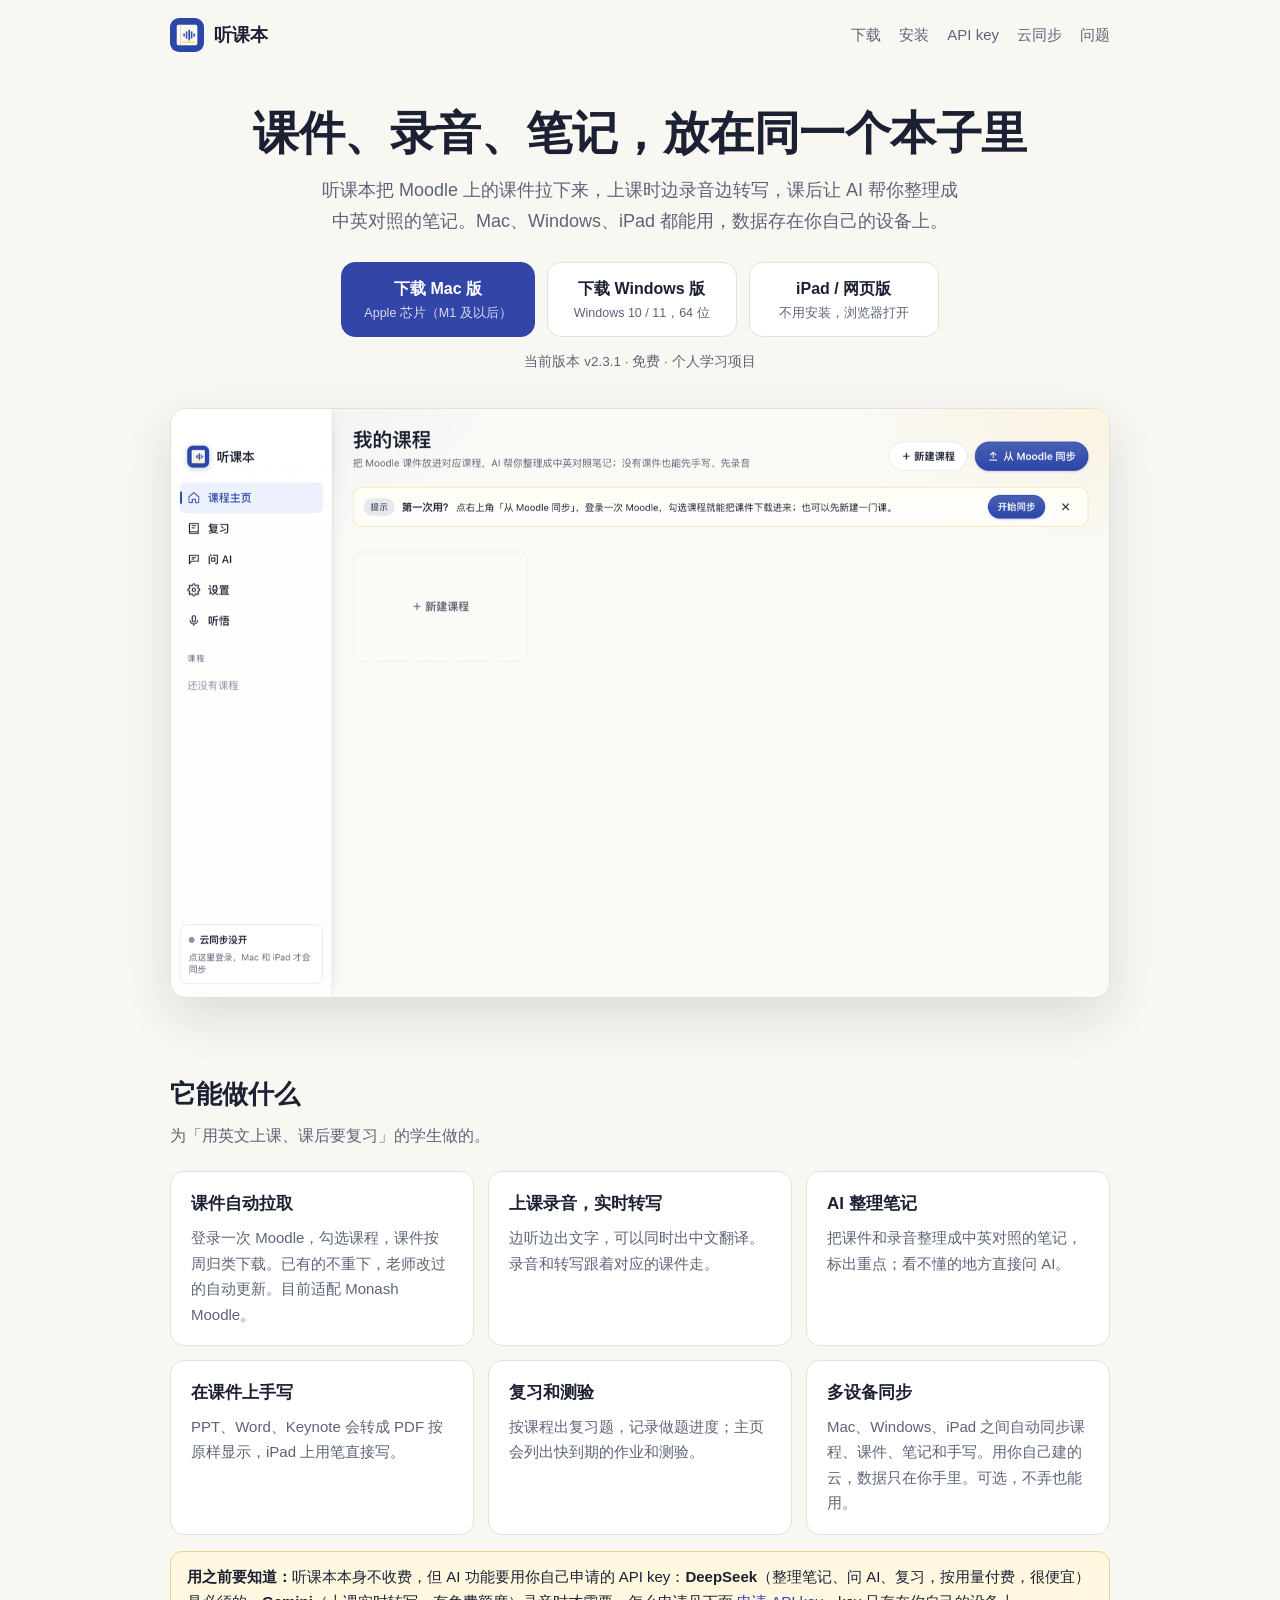
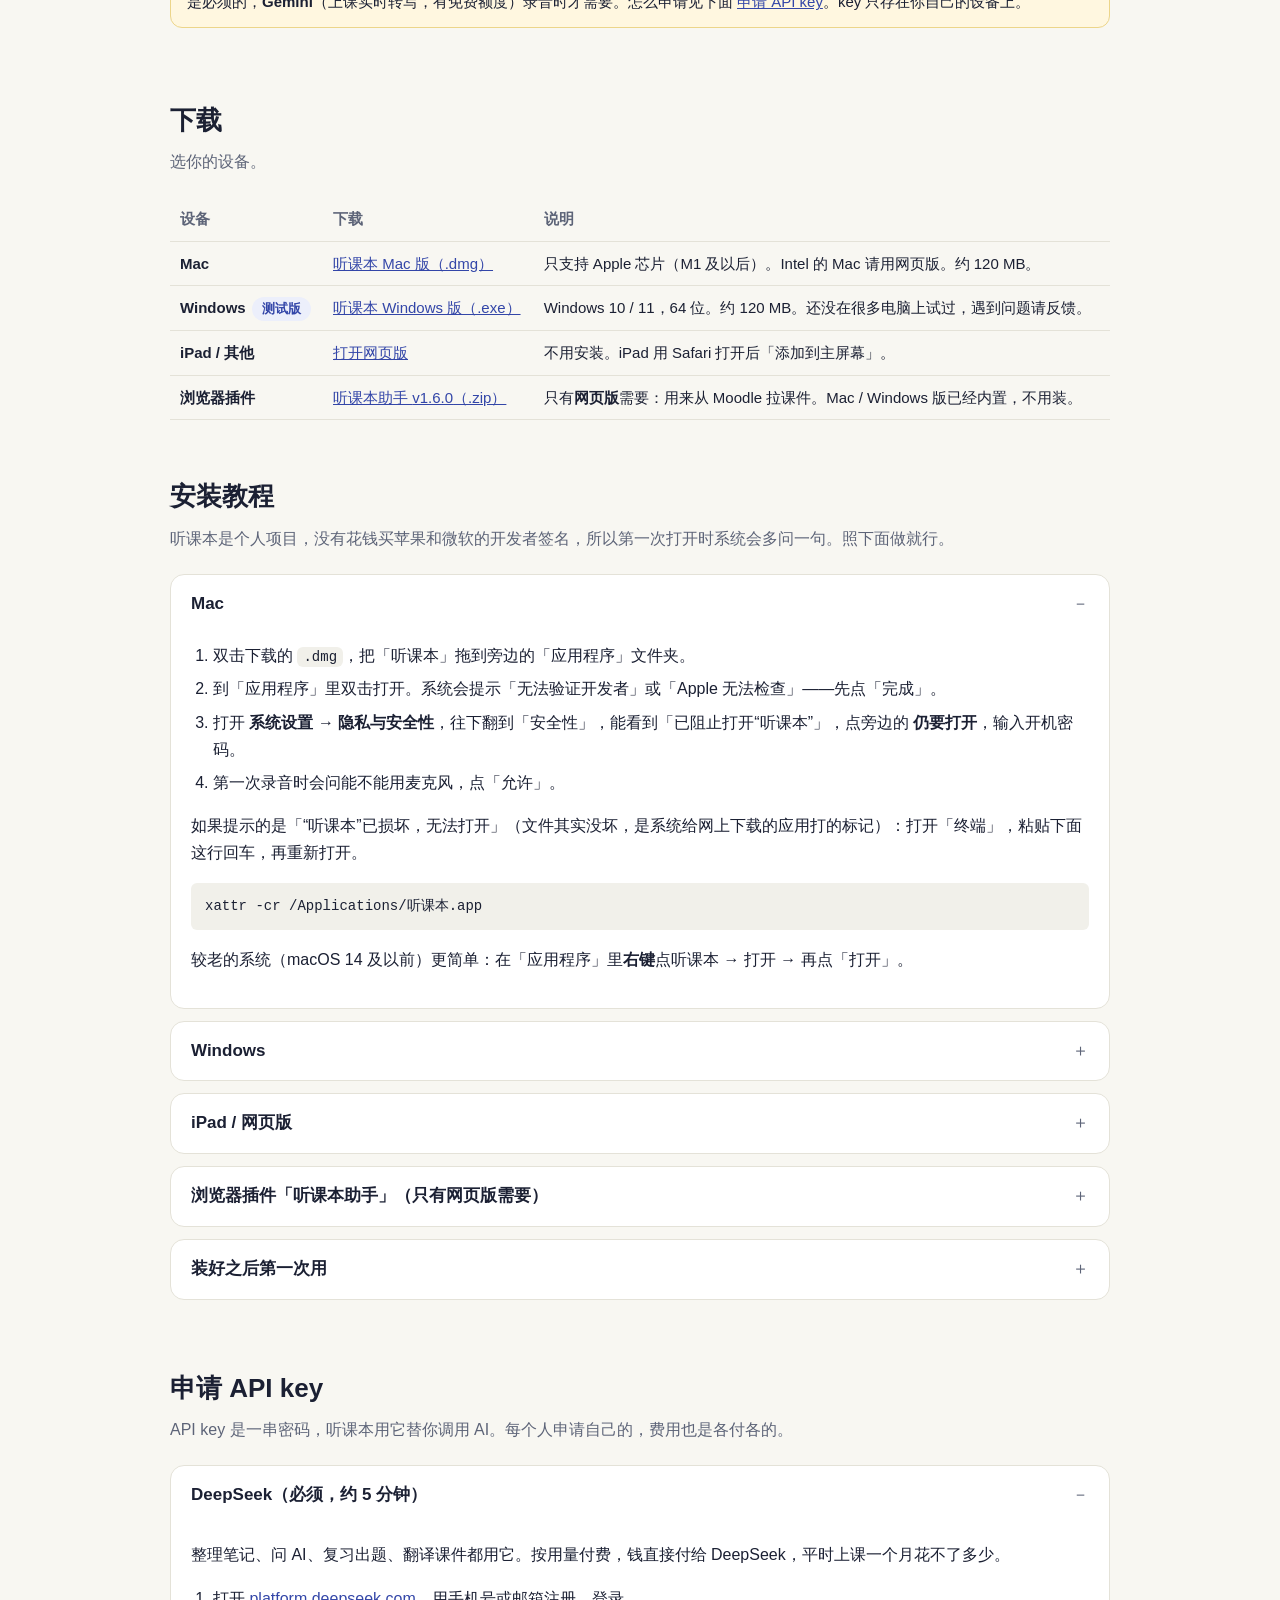
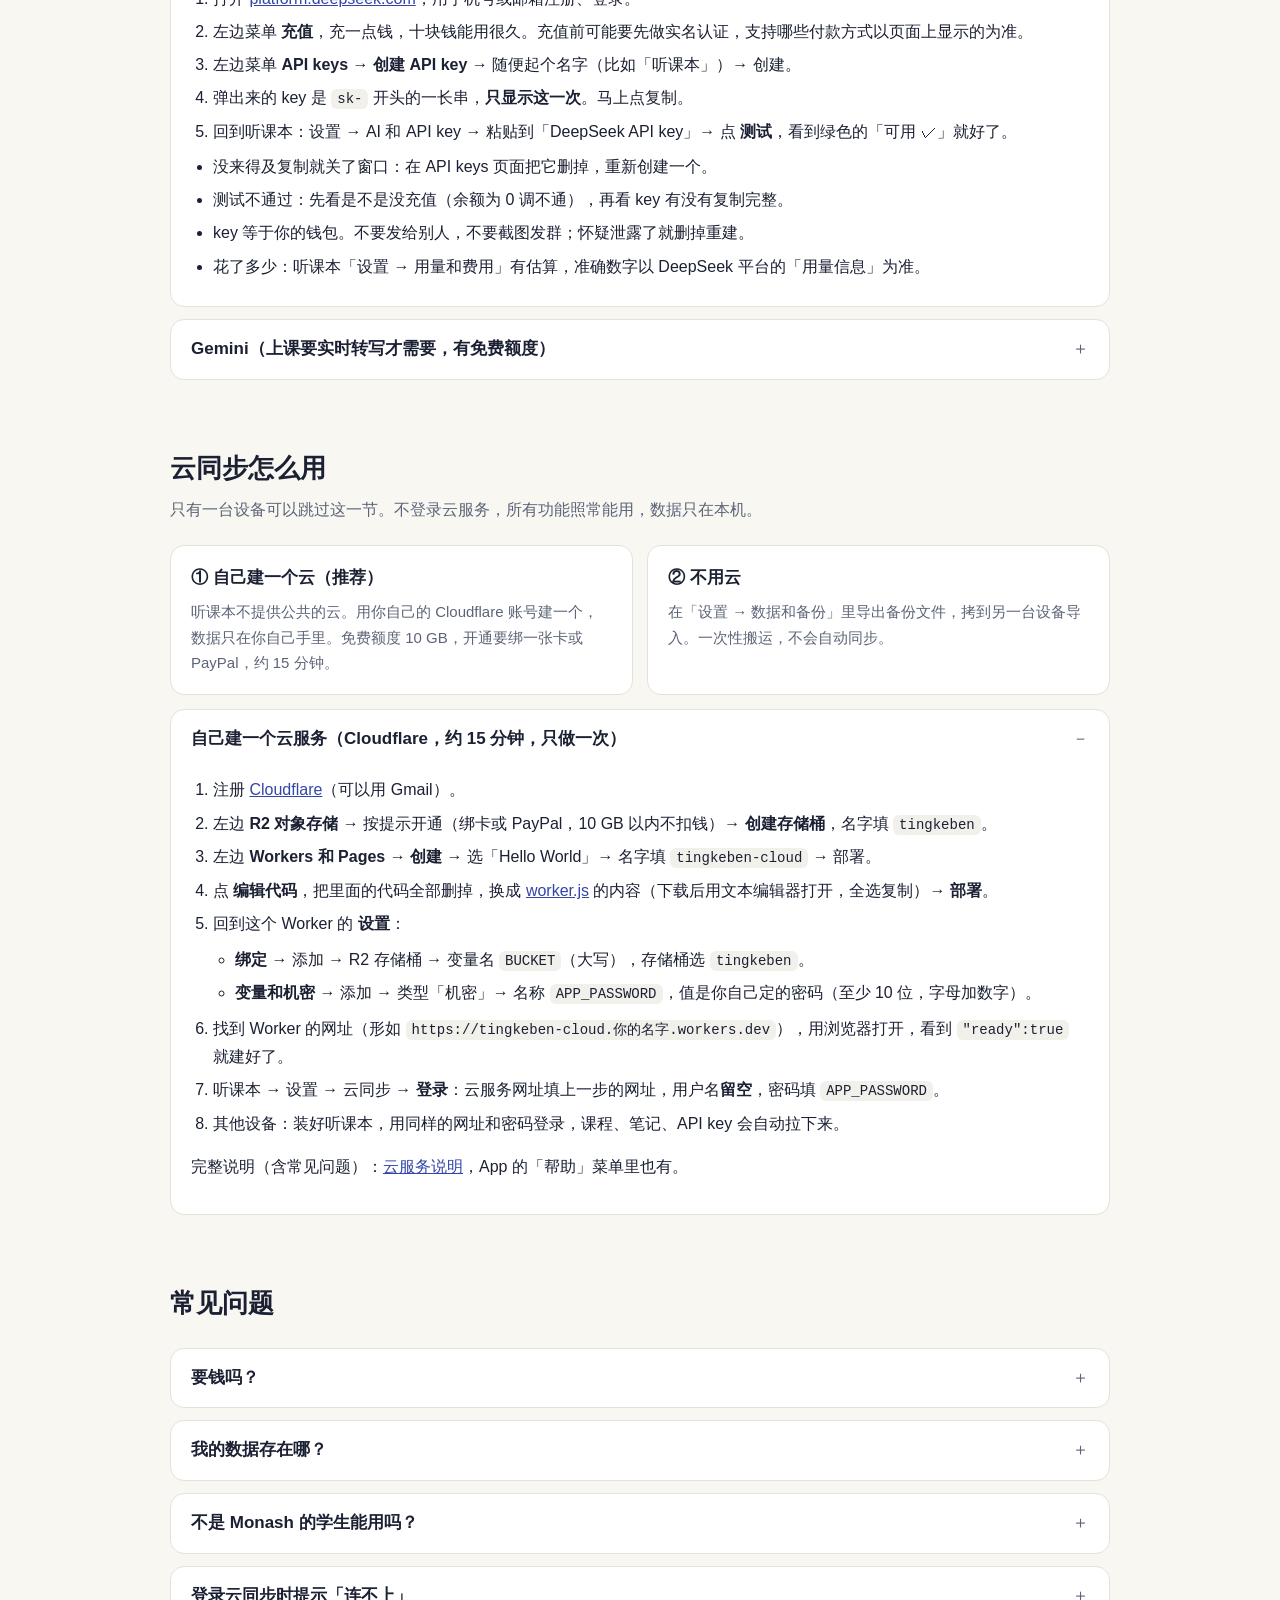
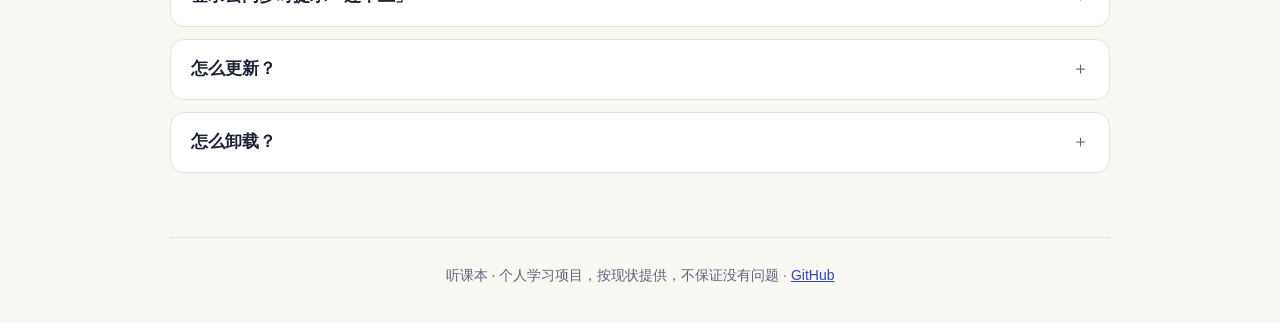
<file: download/index.html>
<!doctype html>
<html lang="zh-CN">
<head>
<meta charset="utf-8">
<meta name="viewport" content="width=device-width, initial-scale=1">
<title>听课本 · 下载和安装</title>
<meta name="description" content="听课本：把 Moodle 课件、课堂录音和笔记放在一起的上课工具。Mac、Windows、iPad 都能用。">
<link rel="icon" href="icon.png">
<style>
:root{
  --bg:#f8f7f2; --card:#ffffff; --ink:#1b2033; --mute:#5d6478; --line:#e4e2d8;
  --brand:#3346a8; --brand-ink:#ffffff; --soft:#eceffb; --warn-bg:#fff7e0; --warn-line:#ecd58a; --code:#f1f0ea;
}
@media (prefers-color-scheme: dark){
  :root:not([data-theme="light"]){
    --bg:#10131f; --card:#181c2c; --ink:#e9ebf5; --mute:#a0a6bd; --line:#2a3048;
    --brand:#8497ff; --brand-ink:#0e1220; --soft:#1f2540; --warn-bg:#2b2612; --warn-line:#6b5a1c; --code:#222840;
  }
}
*{box-sizing:border-box}
html{scroll-behavior:smooth}
body{margin:0;background:var(--bg);color:var(--ink);font:16px/1.7 -apple-system,BlinkMacSystemFont,"PingFang SC","Microsoft YaHei","Segoe UI",sans-serif;-webkit-text-size-adjust:100%}
a{color:var(--brand)}
.wrap{max-width:980px;margin:0 auto;padding:0 20px}
header.top{display:flex;align-items:center;justify-content:space-between;padding:18px 0}
.logo{display:flex;align-items:center;gap:10px;font-weight:700;font-size:18px;color:var(--ink);text-decoration:none}
.logo img{width:34px;height:34px;border-radius:9px}
nav a{margin-left:18px;color:var(--mute);text-decoration:none;font-size:15px}
nav a:hover{color:var(--brand)}
.hero{padding:36px 0 20px;text-align:center}
.hero h1{font-size:clamp(30px,6vw,46px);line-height:1.2;margin:0 0 14px;letter-spacing:-.5px;text-wrap:balance}
.hero p{color:var(--mute);font-size:18px;max-width:640px;margin:0 auto 26px;text-wrap:pretty}
.btns{display:flex;gap:12px;justify-content:center;flex-wrap:wrap}
.btn{display:inline-flex;flex-direction:column;align-items:center;justify-content:center;min-width:190px;padding:12px 22px;border-radius:14px;border:1px solid var(--line);background:var(--card);color:var(--ink);text-decoration:none;font-weight:600}
.btn small{font-weight:400;color:var(--mute);font-size:12.5px}
.btn.primary{background:var(--brand);border-color:var(--brand);color:var(--brand-ink)}
.btn.primary small{color:inherit;opacity:.8}
.btn:hover{filter:brightness(1.05)}
.ver{margin-top:14px;color:var(--mute);font-size:13.5px}
.shot{margin:34px auto 0;border:1px solid var(--line);border-radius:16px;overflow:hidden;box-shadow:0 18px 50px rgba(20,25,60,.12);background:var(--card)}
.shot img{display:block;width:100%;height:auto}
section{padding:54px 0 0}
h2{font-size:26px;margin:0 0 6px}
.sub{color:var(--mute);margin:0 0 22px}
.grid{display:grid;grid-template-columns:repeat(auto-fit,minmax(260px,1fr));gap:14px}
.card{background:var(--card);border:1px solid var(--line);border-radius:14px;padding:18px 20px}
.card h3{margin:0 0 6px;font-size:17px}
.card p{margin:0;color:var(--mute);font-size:15px}
.note{background:var(--warn-bg);border:1px solid var(--warn-line);border-radius:12px;padding:12px 16px;font-size:15px;margin:16px 0}
details{background:var(--card);border:1px solid var(--line);border-radius:14px;margin-bottom:12px}
summary{cursor:pointer;padding:15px 20px;font-weight:600;font-size:17px;list-style:none;display:flex;justify-content:space-between;align-items:center}
summary::-webkit-details-marker{display:none}
summary::after{content:"＋";color:var(--mute);font-weight:400}
details[open] summary::after{content:"－"}
.body{padding:0 20px 18px}
ol,ul{padding-left:22px;margin:8px 0}
li{margin:6px 0}
code,pre{background:var(--code);border-radius:6px;font-family:ui-monospace,SFMono-Regular,Menlo,Consolas,monospace;font-size:14px}
code{padding:2px 6px}
pre{padding:12px 14px;overflow-x:auto;margin:8px 0}
table{width:100%;border-collapse:collapse;font-size:15px}
th,td{text-align:left;padding:9px 10px;border-bottom:1px solid var(--line);vertical-align:top}
th{color:var(--mute);font-weight:600}
.tw{overflow-x:auto}
.pill{display:inline-block;background:var(--soft);color:var(--brand);border-radius:99px;padding:1px 10px;font-size:13px;font-weight:600;margin-left:6px}
footer{margin-top:64px;padding:26px 0 40px;border-top:1px solid var(--line);color:var(--mute);font-size:14px;text-align:center}
@media (max-width:600px){ nav a{margin-left:12px;font-size:14px} .btn{min-width:100%} section{padding-top:42px} }
</style>
</head>
<body>
<div class="wrap">

<header class="top">
  <a class="logo" href="#"><img src="icon.png" alt="">听课本</a>
  <nav><a href="#download">下载</a><a href="#install">安装</a><a href="#apikey">API key</a><a href="#cloud">云同步</a><a href="#faq">问题</a></nav>
</header>

<div class="hero">
  <h1>课件、录音、笔记，放在同一个本子里</h1>
  <p>听课本把 Moodle 上的课件拉下来，上课时边录音边转写，课后让 AI 帮你整理成中英对照的笔记。Mac、Windows、iPad 都能用，数据存在你自己的设备上。</p>
  <div class="btns">
    <a class="btn primary" data-dl="mac" href="#download">下载 Mac 版<small>Apple 芯片（M1 及以后）</small></a>
    <a class="btn" data-dl="win" href="#download">下载 Windows 版<small>Windows 10 / 11，64 位</small></a>
    <a class="btn" data-dl="web" href="#download">iPad / 网页版<small>不用安装，浏览器打开</small></a>
  </div>
  <div class="ver">当前版本 <span data-v="app"></span> · 免费 · 个人学习项目</div>
  <div class="shot"><img src="shot-home.png" alt="听课本主页截图" width="1600" height="1004"></div>
</div>

<section id="features">
  <h2>它能做什么</h2>
  <p class="sub">为「用英文上课、课后要复习」的学生做的。</p>
  <div class="grid">
    <div class="card"><h3>课件自动拉取</h3><p>登录一次 Moodle，勾选课程，课件按周归类下载。已有的不重下，老师改过的自动更新。目前适配 Monash Moodle。</p></div>
    <div class="card"><h3>上课录音，实时转写</h3><p>边听边出文字，可以同时出中文翻译。录音和转写跟着对应的课件走。</p></div>
    <div class="card"><h3>AI 整理笔记</h3><p>把课件和录音整理成中英对照的笔记，标出重点；看不懂的地方直接问 AI。</p></div>
    <div class="card"><h3>在课件上手写</h3><p>PPT、Word、Keynote 会转成 PDF 按原样显示，iPad 上用笔直接写。</p></div>
    <div class="card"><h3>复习和测验</h3><p>按课程出复习题，记录做题进度；主页会列出快到期的作业和测验。</p></div>
    <div class="card"><h3>多设备同步</h3><p>Mac、Windows、iPad 之间自动同步课程、课件、笔记和手写。用你自己建的云，数据只在你手里。可选，不弄也能用。</p></div>
  </div>
  <div class="note"><b>用之前要知道：</b>听课本本身不收费，但 AI 功能要用你自己申请的 API key：<b>DeepSeek</b>（整理笔记、问 AI、复习，按用量付费，很便宜）是必须的，<b>Gemini</b>（上课实时转写，有免费额度）录音时才需要。怎么申请见下面 <a href="#apikey">申请 API key</a>。key 只存在你自己的设备上。</div>
</section>

<section id="download">
  <h2>下载</h2>
  <p class="sub">选你的设备。</p>
  <div class="tw"><table>
    <tr><th>设备</th><th>下载</th><th>说明</th></tr>
    <tr><td><b>Mac</b></td><td><a data-dl="mac" href="#">听课本 Mac 版（.dmg）</a></td><td>只支持 Apple 芯片（M1 及以后）。Intel 的 Mac 请用网页版。约 120 MB。</td></tr>
    <tr><td><b>Windows</b><span class="pill">测试版</span></td><td><a data-dl="win" href="#">听课本 Windows 版（.exe）</a></td><td>Windows 10 / 11，64 位。约 120 MB。还没在很多电脑上试过，遇到问题请反馈。</td></tr>
    <tr><td><b>iPad / 其他</b></td><td><a data-dl="web" href="#">打开网页版</a></td><td>不用安装。iPad 用 Safari 打开后「添加到主屏幕」。</td></tr>
    <tr><td><b>浏览器插件</b></td><td><a data-dl="ext" href="#">听课本助手 <span data-v="ext"></span>（.zip）</a></td><td>只有<b>网页版</b>需要：用来从 Moodle 拉课件。Mac / Windows 版已经内置，不用装。</td></tr>
  </table></div>
  <p class="sub" style="margin-top:12px" id="mirror" hidden>GitHub 下载太慢？<a data-dl="mirror" href="#">用网盘下载</a></p>
</section>

<section id="install">
  <h2>安装教程</h2>
  <p class="sub">听课本是个人项目，没有花钱买苹果和微软的开发者签名，所以第一次打开时系统会多问一句。照下面做就行。</p>

  <details open>
    <summary>Mac</summary>
    <div class="body">
      <ol>
        <li>双击下载的 <code>.dmg</code>，把「听课本」拖到旁边的「应用程序」文件夹。</li>
        <li>到「应用程序」里双击打开。系统会提示「无法验证开发者」或「Apple 无法检查」——先点「完成」。</li>
        <li>打开 <b>系统设置 → 隐私与安全性</b>，往下翻到「安全性」，能看到「已阻止打开“听课本”」，点旁边的 <b>仍要打开</b>，输入开机密码。</li>
        <li>第一次录音时会问能不能用麦克风，点「允许」。</li>
      </ol>
      <p>如果提示的是「“听课本”已损坏，无法打开」（文件其实没坏，是系统给网上下载的应用打的标记）：打开「终端」，粘贴下面这行回车，再重新打开。</p>
      <pre>xattr -cr /Applications/听课本.app</pre>
      <p>较老的系统（macOS 14 及以前）更简单：在「应用程序」里<b>右键</b>点听课本 → 打开 → 再点「打开」。</p>
    </div>
  </details>

  <details>
    <summary>Windows</summary>
    <div class="body">
      <ol>
        <li>双击下载的 <code>.exe</code>。如果浏览器说「不常下载此文件」，选「保留」。</li>
        <li>出现蓝色的「Windows 已保护你的电脑」窗口：点 <b>更多信息</b> → <b>仍要运行</b>。</li>
        <li>按提示选安装位置，装完桌面上会有「听课本」图标。</li>
        <li>第一次录音时允许使用麦克风。如果没弹窗又录不到声音：<b>设置 → 隐私和安全性 → 麦克风</b>，打开「允许桌面应用访问麦克风」。</li>
      </ol>
      <p>PPT / Word 课件要按原样显示，需要电脑上装了 Microsoft Office（听课本用它在后台转成 PDF）。没装的话仍然能读出文字，只是版式不保留。</p>
    </div>
  </details>

  <details>
    <summary>iPad / 网页版</summary>
    <div class="body">
      <ol>
        <li>用 <b>Safari</b> 打开网页版。</li>
        <li>点分享按钮 →「添加到主屏幕」。之后从主屏幕图标打开，是全屏的独立应用。</li>
        <li>电脑上用网页版：请用 <b>Chrome</b>（插件只支持 Chrome），不要在 Safari 和 Chrome 之间换着用，两边的数据是分开存的。</li>
      </ol>
    </div>
  </details>

  <details>
    <summary>浏览器插件「听课本助手」（只有网页版需要）</summary>
    <div class="body">
      <p>作用：你在 Chrome 里登录 Monash Moodle 之后，点一下插件，就把课件、作业要求、测验信息、截止日期同步进听课本。账号密码只在学校页面里输入，插件不保存。</p>
      <ol>
        <li>下载 <code>tingkeben-helper.zip</code>，解压，得到 <code>tingkeben-helper</code> 文件夹。</li>
        <li>Chrome 地址栏输入 <code>chrome://extensions</code> 回车。</li>
        <li>打开右上角的 <b>开发者模式</b>。</li>
        <li>点左上角 <b>加载已解压的扩展程序</b>，选刚才那个 <code>tingkeben-helper</code> 文件夹。</li>
        <li>这个文件夹<b>不要删、不要移动</b>，删了插件就失效。建议放在「文稿」里。</li>
      </ol>
      <p>更新插件：下载新的 zip，解压覆盖原来的文件夹，回到 <code>chrome://extensions</code> 点插件卡片上的刷新按钮。</p>
    </div>
  </details>

  <details>
    <summary>装好之后第一次用</summary>
    <div class="body">
      <ol>
        <li><b>填 API key</b>：设置 → AI 和 API key，填 DeepSeek 的 key，点「测试」看到绿色「可用 ✓」。申请方法见 <a href="#apikey">申请 API key</a>。</li>
        <li><b>拉课件</b>：主页右上角「从 Moodle 同步」，登录学校账号，勾选课程。不是 Monash 的同学：点「新建课程」，把 PDF / PPT 拖进去。</li>
        <li><b>确认麦克风</b>：设置 → 讲课录音 →「扫描麦克风」，能看到设备名就行。</li>
        <li><b>（可选）开云同步</b>：有两台以上设备才需要，见 <a href="#cloud">云同步</a>。</li>
      </ol>
    </div>
  </details>
</section>

<section id="apikey">
  <h2>申请 API key</h2>
  <p class="sub">API key 是一串密码，听课本用它替你调用 AI。每个人申请自己的，费用也是各付各的。</p>

  <details open>
    <summary>DeepSeek（必须，约 5 分钟）</summary>
    <div class="body">
      <p>整理笔记、问 AI、复习出题、翻译课件都用它。按用量付费，钱直接付给 DeepSeek，平时上课一个月花不了多少。</p>
      <ol>
        <li>打开 <a href="https://platform.deepseek.com" target="_blank" rel="noopener">platform.deepseek.com</a>，用手机号或邮箱注册、登录。</li>
        <li>左边菜单 <b>充值</b>，充一点钱，十块钱能用很久。充值前可能要先做实名认证，支持哪些付款方式以页面上显示的为准。</li>
        <li>左边菜单 <b>API keys</b> → <b>创建 API key</b> → 随便起个名字（比如「听课本」）→ 创建。</li>
        <li>弹出来的 key 是 <code>sk-</code> 开头的一长串，<b>只显示这一次</b>。马上点复制。</li>
        <li>回到听课本：设置 → AI 和 API key → 粘贴到「DeepSeek API key」→ 点 <b>测试</b>，看到绿色的「可用 ✓」就好了。</li>
      </ol>
      <ul>
        <li>没来得及复制就关了窗口：在 API keys 页面把它删掉，重新创建一个。</li>
        <li>测试不通过：先看是不是没充值（余额为 0 调不通），再看 key 有没有复制完整。</li>
        <li>key 等于你的钱包。不要发给别人，不要截图发群；怀疑泄露了就删掉重建。</li>
        <li>花了多少：听课本「设置 → 用量和费用」有估算，准确数字以 DeepSeek 平台的「用量信息」为准。</li>
      </ul>
    </div>
  </details>

  <details>
    <summary>Gemini（上课要实时转写才需要，有免费额度）</summary>
    <div class="body">
      <ol>
        <li>打开 <a href="https://aistudio.google.com/apikey" target="_blank" rel="noopener">Google AI Studio</a>，用 Google 账号登录。</li>
        <li>点 <b>Create API key</b>，复制生成的 key。</li>
        <li>听课本：设置 → AI 和 API key → 粘贴到「Gemini API key」→ 点测试。</li>
      </ol>
      <p>Google 的服务在中国大陆的网络直接连不上。不录音、只看课件和整理笔记的话，可以先不填。</p>
    </div>
  </details>
</section>

<section id="cloud">
  <h2>云同步怎么用</h2>
  <p class="sub">只有一台设备可以跳过这一节。不登录云服务，所有功能照常能用，数据只在本机。</p>
  <div class="grid">
    <div class="card"><h3>① 自己建一个云（推荐）</h3><p>听课本不提供公共的云。用你自己的 Cloudflare 账号建一个，数据只在你自己手里。免费额度 10 GB，开通要绑一张卡或 PayPal，约 15 分钟。</p></div>
    <div class="card"><h3>② 不用云</h3><p>在「设置 → 数据和备份」里导出备份文件，拷到另一台设备导入。一次性搬运，不会自动同步。</p></div>
  </div>

  <details open style="margin-top:14px">
    <summary>自己建一个云服务（Cloudflare，约 15 分钟，只做一次）</summary>
    <div class="body">
      <ol>
        <li>注册 <a href="https://dash.cloudflare.com/sign-up" target="_blank" rel="noopener">Cloudflare</a>（可以用 Gmail）。</li>
        <li>左边 <b>R2 对象存储</b> → 按提示开通（绑卡或 PayPal，10 GB 以内不扣钱）→ <b>创建存储桶</b>，名字填 <code>tingkeben</code>。</li>
        <li>左边 <b>Workers 和 Pages</b> → <b>创建</b> → 选「Hello World」→ 名字填 <code>tingkeben-cloud</code> → 部署。</li>
        <li>点 <b>编辑代码</b>，把里面的代码全部删掉，换成 <a href="worker.js" download>worker.js</a> 的内容（下载后用文本编辑器打开，全选复制）→ <b>部署</b>。</li>
        <li>回到这个 Worker 的 <b>设置</b>：
          <ul>
            <li><b>绑定</b> → 添加 → R2 存储桶 → 变量名 <code>BUCKET</code>（大写），存储桶选 <code>tingkeben</code>。</li>
            <li><b>变量和机密</b> → 添加 → 类型「机密」→ 名称 <code>APP_PASSWORD</code>，值是你自己定的密码（至少 10 位，字母加数字）。</li>
          </ul>
        </li>
        <li>找到 Worker 的网址（形如 <code>https://tingkeben-cloud.你的名字.workers.dev</code>），用浏览器打开，看到 <code>"ready":true</code> 就建好了。</li>
        <li>听课本 → 设置 → 云同步 → <b>登录</b>：云服务网址填上一步的网址，用户名<b>留空</b>，密码填 <code>APP_PASSWORD</code>。</li>
        <li>其他设备：装好听课本，用同样的网址和密码登录，课程、笔记、API key 会自动拉下来。</li>
      </ol>
      <p>完整说明（含常见问题）：<a href="cloud.md" target="_blank">云服务说明</a>，App 的「帮助」菜单里也有。</p>
    </div>
  </details>
</section>

<section id="faq">
  <h2>常见问题</h2>
  <p class="sub"></p>
  <details><summary>要钱吗？</summary><div class="body"><p>听课本不收费。AI 功能用的是你自己的 API key：DeepSeek 按用量付费，钱直接付给 DeepSeek，在听课本的「设置 → 用量和费用」能看到这个月花了多少；Gemini 有免费额度，一般上课够用。</p></div></details>
  <details><summary>我的数据存在哪？</summary><div class="body"><p>在你自己的设备上。Mac 在 <code>~/Library/Application Support/听课本</code>，Windows 在 <code>%APPDATA%\听课本</code>。只有登录了云同步，数据才会传到云端。卸载应用不会删数据，要删请手动删这个文件夹。</p></div></details>
  <details><summary>不是 Monash 的学生能用吗？</summary><div class="body"><p>能。只有「从 Moodle 同步」是为 Monash 的 Moodle 写的，别的学校用不了。其余功能都一样：新建课程，把课件拖进去就行。</p></div></details>
  <details><summary>登录云同步时提示「连不上」</summary><div class="body"><p>先检查网址有没有抄错。<code>workers.dev</code> 在中国大陆的网络通常直接打不开，需要能访问外网的网络环境。校园网偶尔也会拦，换手机热点试一次。</p></div></details>
  <details><summary>怎么更新？</summary><div class="body"><p>回到这个页面下载新版，直接覆盖安装。数据不受影响。</p></div></details>
  <details><summary>怎么卸载？</summary><div class="body"><p>Mac：把「听课本」从「应用程序」拖到废纸篓。Windows：设置 → 应用 → 找到听课本 → 卸载。数据文件夹见上面「我的数据存在哪」。</p></div></details>
</section>

<footer>
  听课本 · 个人学习项目，按现状提供，不保证没有问题 · <a data-dl="repo" href="#">GitHub</a>
</footer>
</div>

<script>
/* ===== 下载地址：换地方放安装包时只改这里 =====
   现在用 GitHub Releases 的「latest」地址：以后每次发新版，只要上传的文件名不变，这个页面不用改。
   mirror 填了网盘分享链接后，页面上会自动出现「用网盘下载」。 */
const SITE = {
  version: { app: '2.3.1', ext: '1.6.0' },
  mac: 'https://github.com/yuenkit122/tingkeben/releases/latest/download/Tingkeben-Mac-AppleSilicon.dmg',
  win: 'https://github.com/yuenkit122/tingkeben/releases/latest/download/Tingkeben-Windows-x64-Setup.exe',
  ext: 'https://github.com/yuenkit122/tingkeben/releases/latest/download/tingkeben-helper.zip',
  web: 'https://yuenkit122.github.io/tingkeben/',
  repo: 'https://github.com/yuenkit122/tingkeben',
  mirror: '',
};
document.querySelectorAll('[data-dl]').forEach(a => { const u = SITE[a.dataset.dl]; if (u) a.href = u; });
document.querySelectorAll('[data-v]').forEach(e => { e.textContent = 'v' + SITE.version[e.dataset.v]; });
if (SITE.mirror) document.getElementById('mirror').hidden = false;
// 按访客的系统把对应的下载按钮设成主按钮
const ua = navigator.userAgent, os = /Windows/.test(ua) ? 'win' : /iPad|iPhone|Android/.test(ua) || (navigator.maxTouchPoints > 1 && /Mac/.test(ua)) ? 'web' : 'mac';
document.querySelectorAll('.hero .btn').forEach(b => b.classList.toggle('primary', b.dataset.dl === os));
</script>
</body>
</html>
</file>
